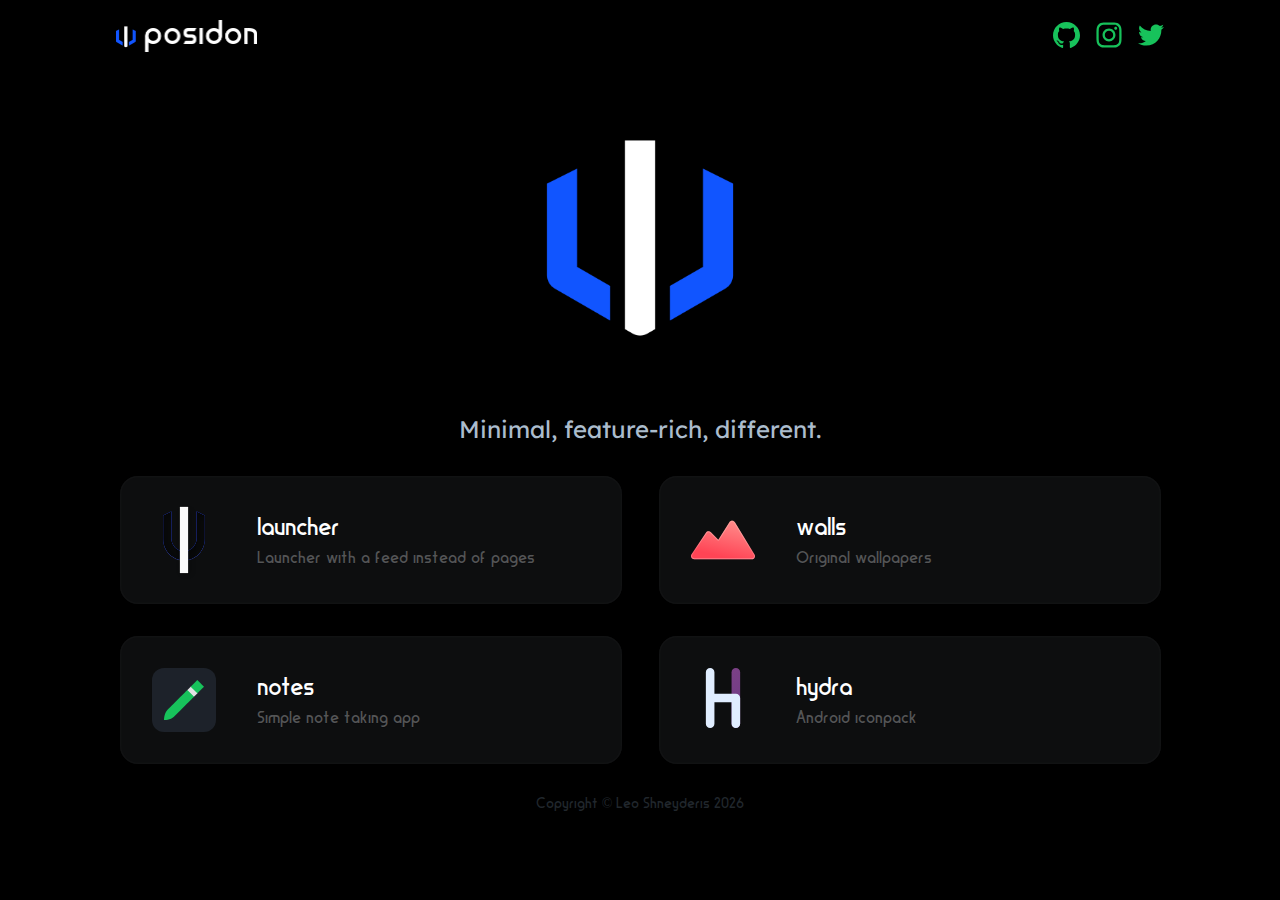
<file: index.html>
<!doctype html><meta charset=utf-8><title>posidon</title>
<script type=application/ld+json>{"@type":"Organization","@context":"https://schema.org","name":"posidon","url":"https://posidon.io/","description":"Software that looks good.","logo":"img/round.png"}</script>
<script type=application/ld+json>{"@type":"Website","@context":"https://schema.org","name":"posidon.io","url":"https://posidon.io/"}</script>
<meta name=HandheldFriendly content=true>
<meta name=MobileOptimized content=width>
<meta http-equiv=cleartype content=on>
<meta name=description content="Software that looks good.">
<meta name=author content="Leo Shneyderis">
<meta name=keywords content="posidon, software, texter, launcher, android, linux, code, app, apps">
<link rel=stylesheet href=style.css>
<link rel=icon href=img/fav16.png>
<meta name=theme-color content=#000000>
<meta name=viewpor content="width=device-width, initial-scale=1, shrink-to-fit=no">
<meta property=og:url content=https://posidon.io>
<meta name=twitter:card content=summary_large_image>
<meta name=twitter:site content=@posidon>
<meta name=twitter:creator content=@posidon>
<meta name=twitter:image:src content=https://posidon.io/img/banner.png>
<meta property=og:title content=posidon>
<meta property=og:description content="Software that looks good">
<meta property=og:type content=website>
<meta property=og:image content=http://posidon.io/img/banner.png>
<img src=img/logo_blue.png height=32px draggable=false class=topLeftLogo>
<a class=topRightIcon href=https://twitter.com/posidon draggable=false><img src=img/twitter.svg height=26px></a>
<a class=topRightIcon href=https://instagram.com/lposidon draggable=false><img src=img/instagram.svg height=26px></a>
<a class=topRightIcon href=https://github.com/lposidon draggable=false><img src=img/git.svg height=26px></a>
<center>
	<br><img src=img/logo_icon_blue.png height=360px draggable=false style=margin-top:-16px;z-index:-1;object-fit:cover;><br>
	<h2 class=slogan style=margin-top:-8px;margin-bottom:0;>Minimal, feature-rich, different.</h2><br>
	<a href=launcher draggable=false class=productCardA><div class=productCard>
		<span><img src=img/products/launcher.svg></span>
		<span><div><h2>launcher</h2><p>Launcher with a feed instead of pages</p></div></span>
	</div></a>
	<a href=walls draggable=false class=productCardA><div class=productCard>
		<span><img src=img/products/walls.svg></span>
		<span><div><h2>walls</h2><p>Original wallpapers</p></div></span>
	</div></a>
	<a href=https://play.google.com/store/apps/details?id=posidon.notes draggable=false class=productCardA><div class=productCard>
		<span><img src=img/products/notes.svg></span>
		<span><div><h2>notes</h2><p>Simple note taking app</p></div></span>
	</div></a>
	<a href=https://play.google.com/store/apps/details?id=posidon.icons.hydra draggable=false class=productCardA><div class=productCard>
		<span><img src=img/products/hydra.svg></span>
		<span><div><h2>hydra</h2><p>Android iconpack</p></div></span>
	</div></a>
	<!--a href=https://play.google.com/store/apps/details?id=posidon.tasks draggable=false class=productCardA><div class=productCard>
		<span><img src=img/products/tasks.svg></span>
		<span><div><h2>tasks</h2><p>A to-do list</p></div></span>
	</div></a-->
</center><br>
<p class=copyright>Copyright &copy; Leo Shneyderis <script type=text/javascript>document.write(new Date().getFullYear())</script></p>
</file>
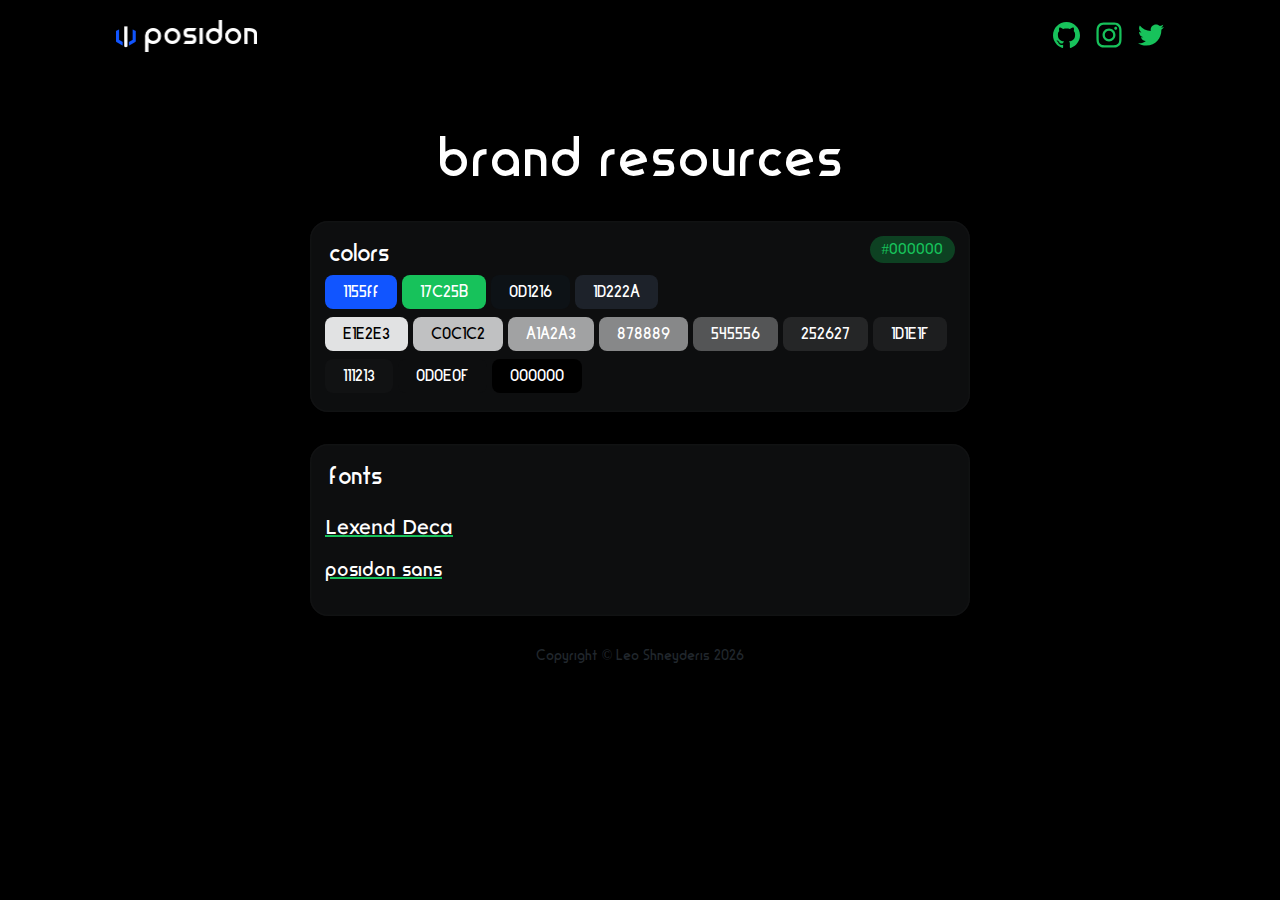
<file: brand/index.html>
<!doctype html><meta charset=utf-8><title>posidon - brand resources</title>
<meta name=HandheldFriendly content=true>
<meta name=MobileOptimized content=width>
<meta http-equiv=cleartype content=on>
<meta name=description content="Software that looks good.">
<meta name=author content="Leo Shneyderis">
<meta name=keywords content="posidon, software, texter, launcher, android, linux, code, app, apps">
<link rel=stylesheet href=style.css>
<link rel=stylesheet href=../style.css>
<link rel=icon href=../img/fav16.png>
<meta name=theme-color content=#000000>
<meta name=viewport content="width=device-width, initial-scale=1, shrink-to-fit=no">
<meta property=og:url content=https://posidon.io/brand>
<meta name=twitter:card content=summary_large_image>
<meta name=twitter:site content=@posidon>
<meta name=twitter:creator content=@posidon>
<meta name=twitter:image:src content=https://posidon.io/img/banner.png>
<meta property=og:title content=posidon>
<meta property=og:description content="brand resources">
<meta property=og:type content=website>
<meta property=og:image content=http://posidon.io/img/banner.png>
<a href=../ draggable=false><img src=../img/logo_blue.png height=32px draggable=false class=topLeftLogo></a>
<a class=topRightIcon href=https://twitter.com/posidon draggable=false><img src=../img/twitter.svg height=26px></a>
<a class=topRightIcon href=https://instagram.com/lposidon draggable=false><img src=../img/instagram.svg height=26px></a>
<a class=topRightIcon href=https://github.com/lposidon draggable=false><img src=../img/git.svg height=26px></a>
<center>
	<h1>brand resources</h1>
	<div class=card id=colorCard>
		<h2 id=colorCardTitle>colors</h2>
		<input id=colorCardToggle type=button value=#000000 onclick=doFunction();><br>
		<div class=colorS style=background:#1155ff>1155ff</div>
		<div class=colorS style=background:#17C25B>17C25B</div>
		<div class=colorS style=background:#0d1216>0D1216</div>
		<div class=colorS style=background:#1d222a>1D222A</div><br>
		<div class=colorS style=background:#e1e2e3;color:#000>E1E2E3</div>
		<div class=colorS style=background:#c0c1c2;color:#000>C0C1C2</div>
		<div class=colorS style=background:#a1a2a3>A1A2A3</div>
		<div class=colorS style=background:#878889>878889</div>
		<div class=colorS style=background:#545556>545556</div>
		<div class=colorS style=background:#252627>252627</div>
		<div class=colorS style=background:#1d1e1f>1D1E1F</div>
		<div class=colorS style=background:#111213>111213</div>
		<div class=colorS style=background:#0d0e0f>0D0E0F</div>
		<div class=colorS style=background:#000000>000000</div>
	</div>
	<script>
	var mode=0;
	document.getElementById("colorCardToggle").onclick=function(){if(mode==0){
		document.getElementById("colorCard").style.backgroundColor="#000000";
		document.getElementById("colorCardTitle").style.color=null;
		document.getElementById("colorCardToggle").value="#ffffff";
	mode=1;}else if(mode==1){
		document.getElementById("colorCard").style.backgroundColor="#ffffff";
		document.getElementById("colorCardTitle").style.color="#000000";
		document.getElementById("colorCardToggle").value="normal";
	mode=2;}else{
		document.getElementById("colorCard").style.backgroundColor=null;
		document.getElementById("colorCardTitle").style.color=null;
		document.getElementById("colorCardToggle").value="#000000";
	mode=0;}};
	</script>
	<div class=card>
		<h2>fonts</h2>
		<a href=https://fonts.google.com/specimen/Lexend+Deca><h3 style="font-family: Lexend Deca">Lexend Deca</h3></a>
		<a href=/PosidonSans.ttf><h3 style=font-family:posidonsans>posidon sans</h3></a>
	</div>
</center>
<p class=copyright>Copyright &copy; Leo Shneyderis <script type=text/javascript>document.write(new Date().getFullYear())</script></p>
</file>
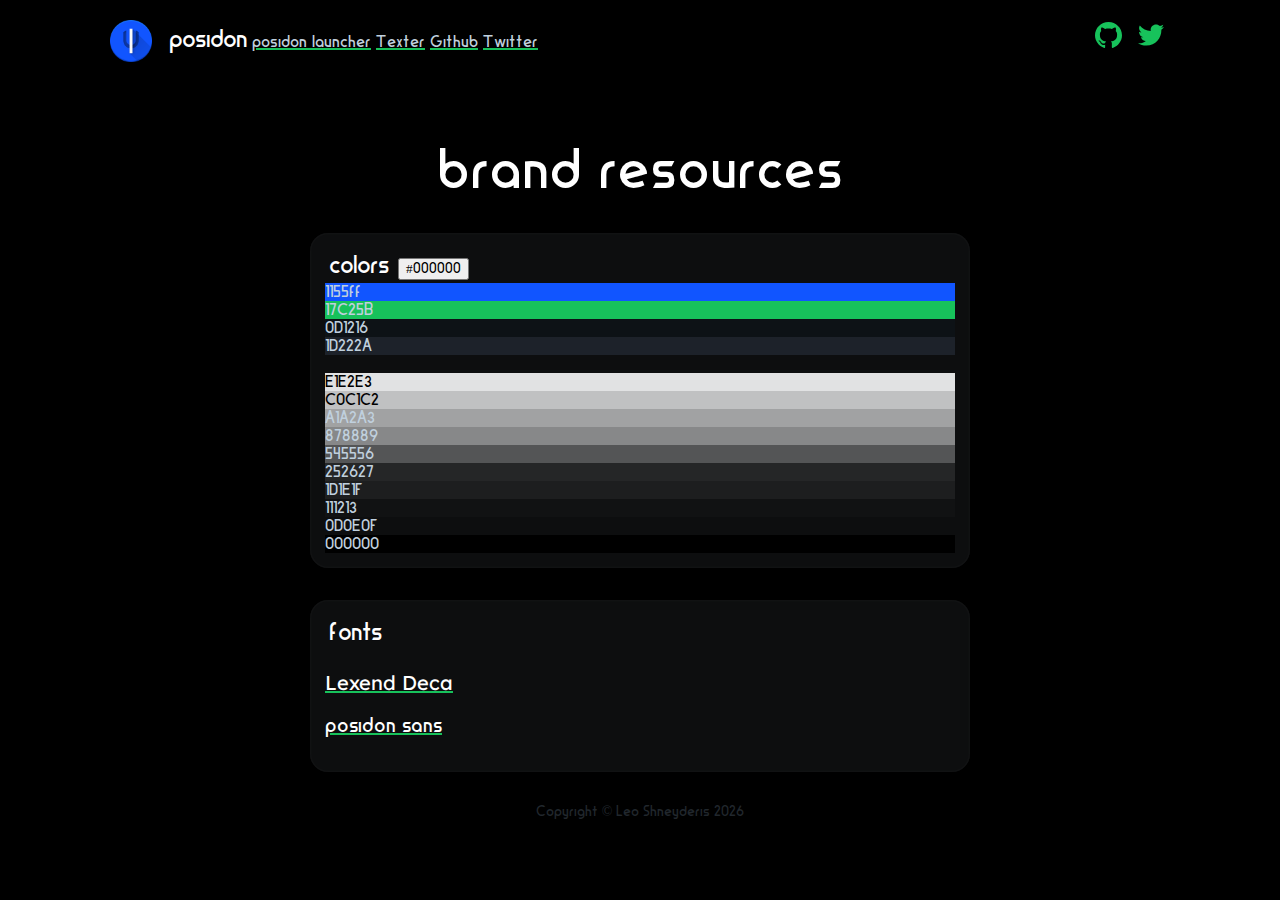
<file: brand.html>
<!DOCTYPE html>
<html lang="en">
	<head>
		<meta charset="utf-8">
		<title>posidon - brand resources</title>
		<meta name="HandheldFriendly" content="true">
		<meta name="MobileOptimized" content="width">
		<meta http-equiv="cleartype" content="on">
		<meta name="description" content="Software that looks good.">
		<meta name="author" content="Leo Shneyderis">
		<meta name="keywords" content="posidon, software, texter, launcher, android, linux, code, app, apps">
		<link rel="stylesheet" href="style.css">
		<link rel="icon" href="img/favicon.png">
		<meta name="theme-color" content="#000000">
		<meta name="viewport" content="width=device-width, initial-scale=1, shrink-to-fit=no">
		
        <meta property="og:url" content="https://posidon.io/brand">
        <meta name="twitter:card" content="summary_large_image">
        <meta name="twitter:site" content="@posidon">
        <meta name="twitter:creator" content="@posidon">
		<meta name="twitter:image:src" content="https://posidon.io/img/banner.png">
        <meta property="og:title" content="posidon">
        <meta property="og:description" content="brand resources">
        <meta property="og:type" content="website">
        <meta property="og:image" content="http://posidon.io/img/banner.png">
	</head>
	<body>
		<a href="../" draggable="false"><h2 style="margin-top: 12px; margin-bottom: 6px;">
			<img src="img/rsk.png" height=42px draggable="false" style="vertical-align: middle; margin-right: 10px; margin-left: 10px"/>
			posidon
		</h2></a>
		<a class="topRightIcon mobile" href="https://twitter.com/posidon" draggable="false"><img src="img/twitter.svg" height=26px/></a>
		<a class="topRightIcon mobile" href="https://github.com/leoxshn" draggable="false"><img src="img/git.svg" height=26px/></a>
		<a class="topRight" href="launcher" draggable="false">posidon launcher</a>
		<a class="topRight" href="texter" draggable="false">Texter</a>
		<a class="topRight" href="https://github.com/leoxshn" draggable="false">Github</a>
		<a class="topRight" href="https://twitter.com/posidon" draggable="false">Twitter</a>
		<center>
			<h1>brand resources</h1>
			<div class="card" id="colorCard">
				<h2 id="colorCardTitle">colors</h2>
				<input id="colorCardToggle" type="button" value="#000000" onclick="doFunction();"/><br>
				<div class="colorS" style="background: #1155ff">1155ff</div>
				<div class="colorS" style="background: #17C25B">17C25B</div>
				<div class="colorS" style="background: #0d1216">0D1216</div>
				<div class="colorS" style="background: #1d222a">1D222A</div><br>
				<div class="colorS" style="background: #e1e2e3; color: #000">E1E2E3</div>
				<div class="colorS" style="background: #c0c1c2; color: #000">C0C1C2</div>
				<div class="colorS" style="background: #a1a2a3">A1A2A3</div>
				<div class="colorS" style="background: #878889">878889</div>
				<div class="colorS" style="background: #545556">545556</div>
				<div class="colorS" style="background: #252627">252627</div>
				<div class="colorS" style="background: #1d1e1f">1D1E1F</div>
				<div class="colorS" style="background: #111213">111213</div>
				<div class="colorS" style="background: #0d0e0f">0D0E0F</div>
				<div class="colorS" style="background: #000000">000000</div>
			</div>
			<script>
				var mode = 0
				document.getElementById("colorCardToggle").onclick = function () {
					if (mode == 0) {
						document.getElementById("colorCard").style.backgroundColor = "#000000";
						document.getElementById("colorCard").style.borderColor = "#000000";
						document.getElementById("colorCardTitle").style.color = null;
						document.getElementById("colorCardToggle").value = "#ffffff";
						mode = 1
					} else if (mode == 1) {
						document.getElementById("colorCard").style.backgroundColor = "#ffffff";
						document.getElementById("colorCard").style.borderColor = "#c0c1c2";
						document.getElementById("colorCardTitle").style.color = "#000000";
						document.getElementById("colorCardToggle").value = "normal";
						mode = 2
					} else {
						document.getElementById("colorCard").style.backgroundColor = null;
						document.getElementById("colorCard").style.borderColor = null;
						document.getElementById("colorCardTitle").style.color = null;
						document.getElementById("colorCardToggle").value = "#000000";
						mode = 0
					}
				};
			</script>
			<div class="card">
				<h2>fonts</h2>
				<a href="https://fonts.google.com/specimen/Lexend+Deca"><h3 style="font-family: Lexend Deca">Lexend Deca</h3></a>
				<a href="PosidonSans.ttf"><h3 style="font-family: posidonsans">posidon sans</h3></a>
			</div>
		</center>
		<p class="copyright">Copyright &copy; Leo Shneyderis <script type="text/javascript">document.write(new Date().getFullYear())</script></p>
	</body>
</html>
</file>
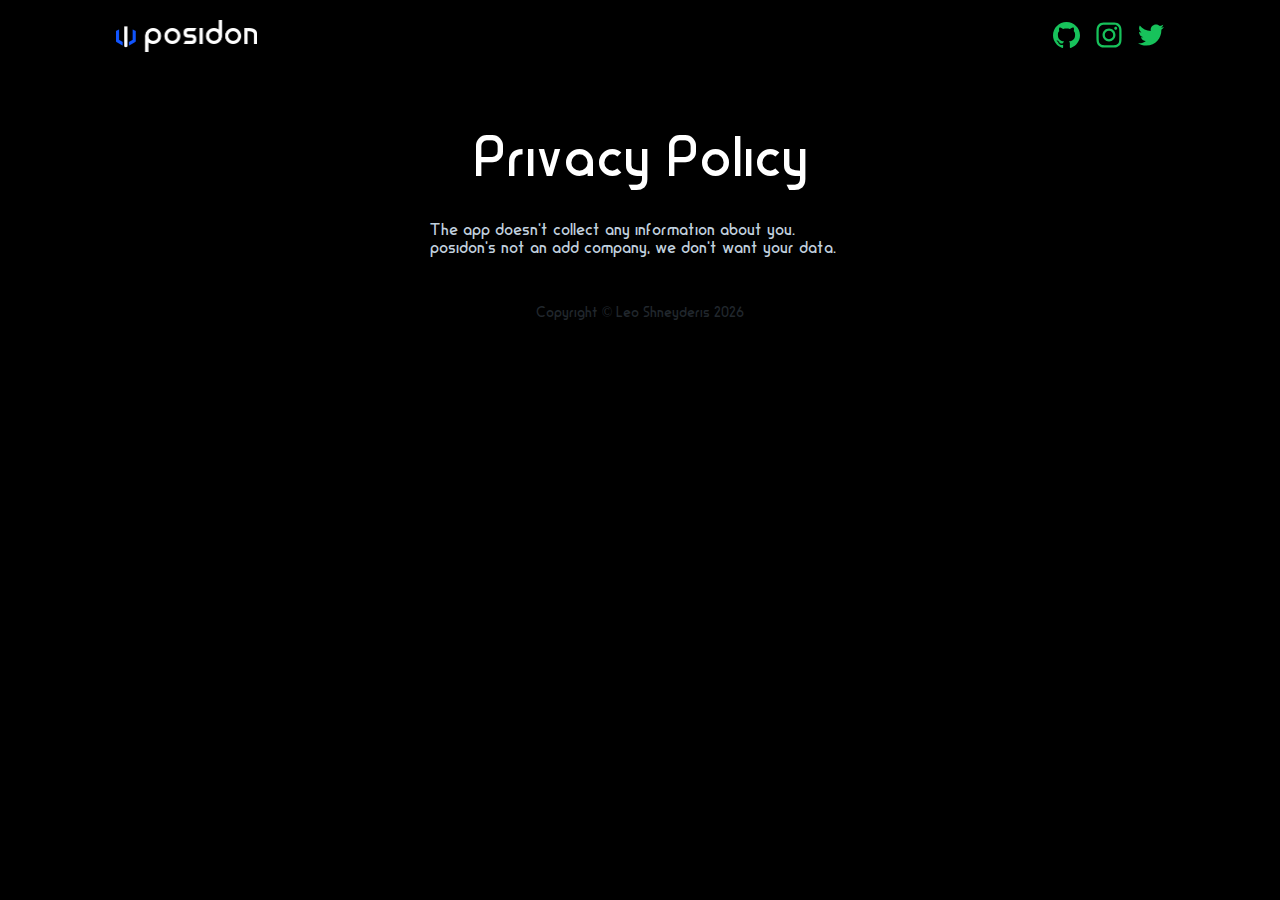
<file: default_privacy.html>
<!doctype html><meta charset="utf-8"><title>posidon - default privacy policy</title>
<meta name="description" content="posidon's default privacy policy">
<meta name="author" content="Leo Shneyderis">
<meta name="keywords" content="posidon, software, privacy, policy, app, apps">
<link rel="stylesheet" href="style.css">
<link rel="icon" href="img/fav16.png">
<meta name="theme-color" content="#000000">
<meta name="viewport" content="width=device-width, initial-scale=1, shrink-to-fit=no">
<meta name="robots" content="noindex">
<a href=../ draggable=false><img src=img/logo_blue.png height=32px draggable=false class=topLeftLogo></a>
<a class=topRightIcon href=https://twitter.com/posidon draggable=false><img src=img/twitter.svg height=26px></a>
<a class=topRightIcon href=https://instagram.com/lposidon draggable=false><img src=img/instagram.svg height=26px></a>
<a class=topRightIcon href=https://github.com/lposidon draggable=false><img src=img/git.svg height=26px></a>
<center>
	<h1>Privacy Policy</h1>
	<p style="max-width: 420px;">
	The app doesn't collect any information about you. posidon's not an add company, we don't want your data.
	</p>
</center><br>
<p class="copyright">Copyright &copy; Leo Shneyderis <script type="text/javascript">document.write(new Date().getFullYear())</script></p>
</file>
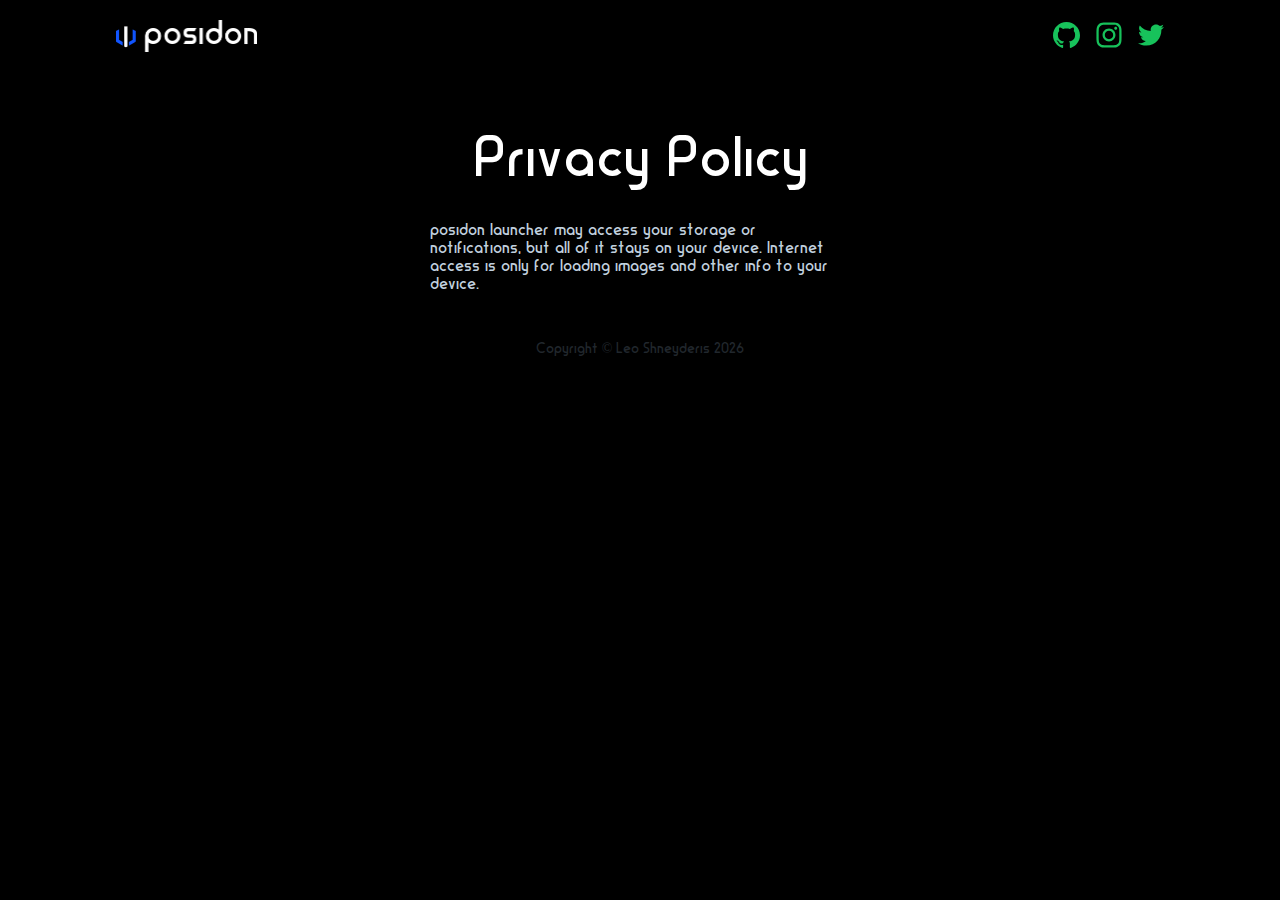
<file: launcher/privacy.html>
<!doctype html><meta charset="utf-8"><title>posidon launcher - privacy policy</title>
<meta name="description" content="posidon launcher privacy policy">
<meta name="author" content="Leo Shneyderis">
<meta name="keywords" content="posidon, launcher, privacy, policy, feed, one, page, scroll, home, homescreen, android, customization, personalization, custom">
<link rel="stylesheet" href="../style.css">
<link rel="icon" href="../img/fav16.png">
<meta name="theme-color" content="#000000">
<meta name="viewport" content="width=device-width, initial-scale=1, shrink-to-fit=no">
<meta name="robots" content="noindex">
<a href=../ draggable=false><img src=../img/logo_blue.png height=32px draggable=false class=topLeftLogo></a>
<a class=topRightIcon href=https://twitter.com/posidon draggable=false><img src=../img/twitter.svg height=26px></a>
<a class=topRightIcon href=https://instagram.com/lposidon draggable=false><img src=../img/instagram.svg height=26px></a>
<a class=topRightIcon href=https://github.com/lposidon draggable=false><img src=../img/git.svg height=26px></a>
<center>
	<h1>Privacy Policy</h1>
	<p style="max-width: 420px;">
	posidon launcher may access your storage or notifications, but all of it stays on your device.
	Internet access is only for loading images and other info to your device.</p>
</center><br>
<p class="copyright">Copyright &copy; Leo Shneyderis <script type="text/javascript">document.write(new Date().getFullYear())</script></p>
</file>
<file: style.css>
@import url('https://fonts.googleapis.com/css?family=Lexend+Deca&display=swap');
@font-face{font-family:"posidonsans";src:url("PosidonSans.ttf");}
@keyframes alpha-in{from{opacity:0;}to{opacity:100%;}}
*{scrollbar-width:thin;font-weight:normal;font-family:posidonsans;max-width:100%;}
body{background-color:#000000;color:#c0d0de;max-width:1080px;margin-left:auto;margin-right:auto;}
a{outline:0;text-decoration-color:#17C25B;color:unset;text-decoration-thickness:2px;}
::-moz-selection,::selection{color:#b0ffff;background-color:#003940;border-radius:10px;}
p{text-align:left;font-size:16px;animation:alpha-in .8s;}
h1{color:#ffffff;font-size:56px;margin-top:72px;margin-bottom:32px;font-weight:normal;animation:alpha-in .4s;}
h2{color:#ffffff;font-size:24px;display:inline-block;}
h3{text-align:left;color:#ffffff;font-size:20px;animation:alpha-in .6s;font-family:'Lexend Deca',sans-serif;}
.slogan{color:#abbccd;font-size:24px;display:inline-block;animation-name:alpha-in;animation-duration:.4s;font-family:'Lexend Deca',sans-serif;}
.topLeftLogo{margin-top:12px;margin-left:16px;}
.topRightIcon{
    display:block;
    float:right;
    margin-top:14px;
    margin-bottom:20px;
    margin-right:16px;}
.topRightIcon:hover{filter:brightness(120%);}
.btn{
    color:#6d727a;
    font-size:16px;
	box-shadow:inset 0 0 0 1px #1D1E1F;
    padding-top:10px;
    padding-bottom:10px;
    padding-left:20px;
    padding-right:20px;
    margin-top:14px;
    margin-bottom:20px;
    margin-left:8px;
    margin-right:8px;
    border-radius:56px;
	vertical-align:middle;
    text-decoration:none;}
.btn:hover{
    color:#8d929a;
	background:rgba(17,85,255,.33);}
.btn *{vertical-align:middle;display:inline;}
.btn.highlighted{
    color:#5388ff;
	background:rgba(17,85,255,.12);
	box-shadow:inset 0 0 0 1px rgba(17,85,255,.33);}
.btn.highlighted:hover{
    color:#53a0ff;
	background:rgba(17,85,255,.16);
	box-shadow:inset 0 0 0 1px rgba(17,100,255,.55);}
.copyright{
	color:#21272d;
	font-size:14px;
	text-align:center;}
.productCard{
	background:#0D0E0F;
	box-shadow:0 0 0 1.5px inset #111213;
	border-radius:18px;
	text-align:left;
	width:100%;}
.productCard *{vertical-align:middle;}
.productCard:hover{
	background:#111213;
	box-shadow:0 0 0 1.5px inset #1D1E1F;}
.productCard h2{margin:4px;text-shadow:rgba(0,0,10,.3) 0 1px .5px;}
.productCard p{
	color:#545556;
	margin:4px;
	text-shadow:rgba(0,0,10,.3) 0 1px .3px;}
.productCard div{display:inline-block;}
.productCardA{
	display:inline-block;
	width:502px;
	max-width:100%;
	margin-right:16px;
	margin-left:16px;
	margin-top:32px;
    text-decoration:none;}
.card{
	background:#0D0E0F;
	box-shadow:0 0 0 1.5px inset #111213;
	border-radius:18px;
	margin-right:32px;
	margin-left:32px;
	margin-top:32px;
	margin-bottom:32px;
	padding:15px;
	text-align:left;
	width:100% - 32px;
	max-width:630px;}
.card h2{
	margin:4px;
	text-shadow:rgba(0,0,10,.3) 0 1px .5px;}
.card p{
	color:#545556;
	margin:4px;
	text-shadow:rgba(0,0,10,.3) 0 1px .3px;}
.absoluteCenter{
	text-align:center;
	vertical-align:middle;
	position:fixed;
	top:50%;left:50%;
	-ms-transform:translate(-50%,-50%);
	transform:translate(-50%,-50%);}
@media only screen and (max-width:580px){
    h1{
		color:#ffffff;
		font-size:48px;
		margin-top:72px;
		margin-bottom:32px;
		font-weight:normal;}
	.productCard{
		animation:none;
		border-radius:20px;
		width:100%;
		text-align:center;}
	.productCardA{
		margin-right:0px;
		margin-left:0px;}
	.productCard img{
		display:block;
    	margin-left:auto;
    	margin-right:auto;
		margin-bottom:-28px;}
	.productCard div{margin: 20px;}
	.productCard:hover{
		background:#0D0E0F;
		box-shadow:0 0 0 1.5px inset #111213;}}
</file>
